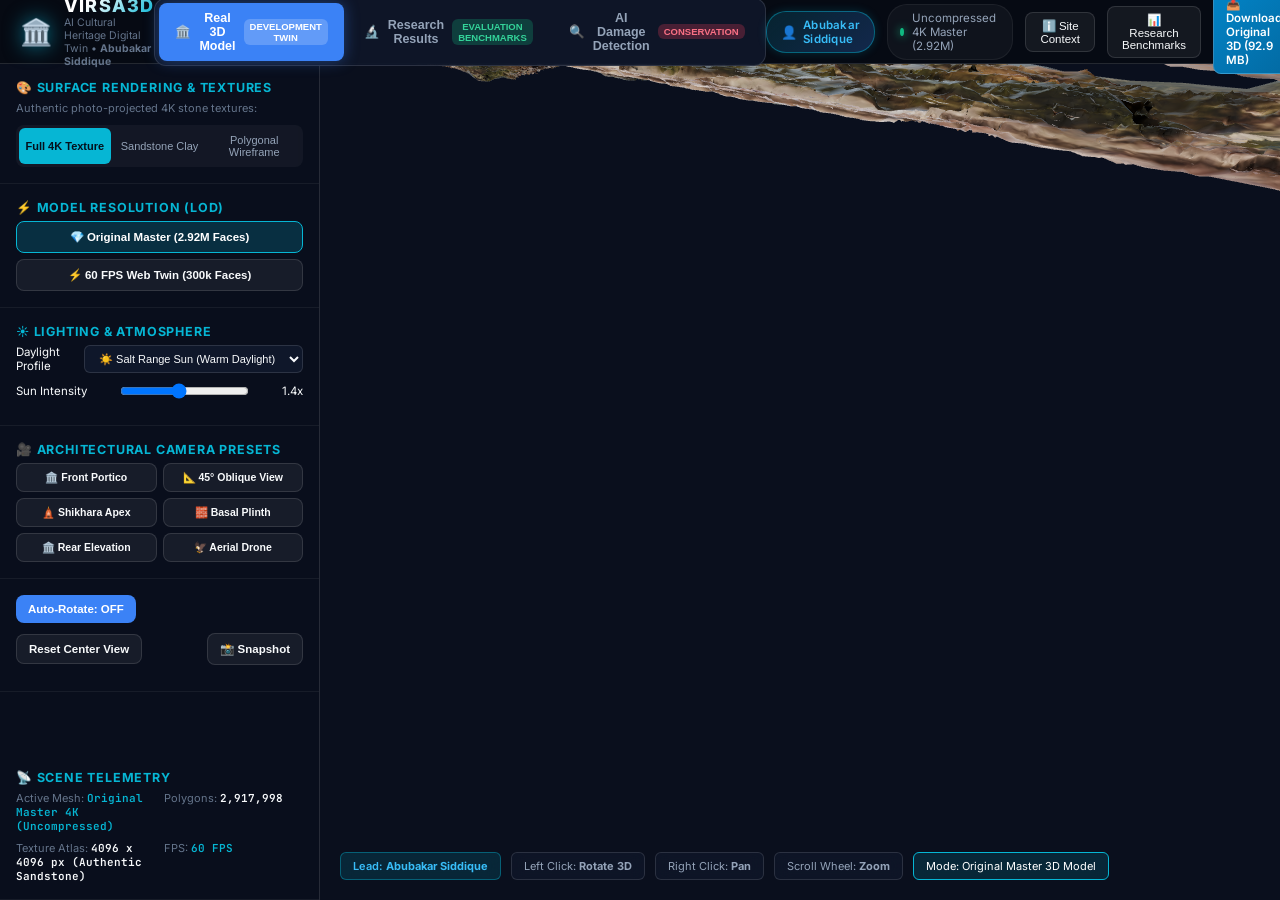
<file: docs/index.html>
<!DOCTYPE html>
<html lang="en">
<head>
  <meta charset="UTF-8">
  <meta name="viewport" content="width=device-width, initial-scale=1.0">
  <meta http-equiv="Cache-Control" content="no-cache, no-store, must-revalidate">
  <meta http-equiv="Pragma" content="no-cache">
  <meta http-equiv="Expires" content="0">
  <title>Virsa3D — Amb Hindu Shahi Temple 3D Digital Twin | Abubakar Siddique</title>
  <link rel="stylesheet" href="style.css?v=20261115_final">
  <link rel="preconnect" href="https://fonts.googleapis.com">
  <link rel="preconnect" href="https://fonts.gstatic.com" crossorigin>
  <link href="https://fonts.googleapis.com/css2?family=Inter:wght@300;400;500;600;700;800&family=JetBrains+Mono:wght@400;500;600&display=swap" rel="stylesheet">
  
  <!-- Three.js Core & Loaders (Bundled Locally in Repository - Zero External CDN Dependencies) -->
  <script src="vendor/three.min.js"></script>
  <script src="vendor/OrbitControls.js"></script>
  <script src="vendor/GLTFLoader.js"></script>
  <script src="vendor/DRACOLoader.js"></script>
  <script src="vendor/PLYLoader.js"></script>
  <script src="vendor/OBJLoader.js"></script>
  <script src="vendor/MTLLoader.js"></script>
</head>
<body>
  <!-- Top Application Navigation Header -->
  <header class="app-header">
    <div class="brand">
      <div class="logo-icon">🏛️</div>
      <div class="brand-text">
        <h1>VIRSA3D</h1>
        <span class="subtitle">AI Cultural Heritage Digital Twin • <strong>Abubakar Siddique</strong></span>
      </div>
    </div>

    <!-- Central Mode Navigation Tabs -->
    <div class="header-center">
      <div class="main-tabs-container">
        <button id="tab-dev" class="main-tab active" onclick="switchActiveTab('dev')">
          <span class="tab-icon">🏛️</span> Real 3D Model <span class="tab-badge dev">Development Twin</span>
        </button>
        <button id="tab-research" class="main-tab" onclick="switchActiveTab('research')">
          <span class="tab-icon">🔬</span> Research Results <span class="tab-badge res">Evaluation Benchmarks</span>
        </button>
        <button id="tab-damage" class="main-tab" onclick="switchActiveTab('damage')">
          <span class="tab-icon">🔍</span> AI Damage Detection <span class="tab-badge dam">Conservation</span>
        </button>
      </div>
    </div>

    <!-- Header Actions & Status -->
    <div class="header-right">
      <div class="author-pill" title="Lead Researcher & Developer">
        <span class="author-icon">👤</span>
        <span class="author-name">Abubakar Siddique</span>
      </div>
      <div class="status-indicator">
        <span class="pulse-dot"></span>
        <span id="site-status">Uncompressed 4K Master (2.92M)</span>
      </div>
      <button id="btn-meta-panel" class="icon-btn" onclick="togglePanel('meta-panel')" title="Archaeological Metadata">ℹ️ Site Context</button>
      <button id="btn-metrics-panel" class="icon-btn" onclick="togglePanel('metrics-panel')" title="Research Benchmarks">📊 Research Benchmarks</button>
      <a href="static/amb_temple_textured_model.glb" download="amb_temple_original_uncompressed_master_2.92M.glb" class="download-pill" title="Download Original Uncompressed Master 3D GLB (2,917,998 Faces, 92.9 MB)">
        📥 Download Original 3D (92.9 MB)
      </a>
    </div>
  </header>

  <!-- Main Viewport Workspace -->
  <div class="main-container">
    <!-- Click-outside backdrop to dismiss slide panels -->
    <div id="slide-backdrop" class="slide-backdrop" onclick="closeAllPanels()"></div>
    <!-- Left Dynamic Controls Sidebar -->
    <aside class="left-panel">

      <!-- ==================== TAB 1: DEVELOPMENT CONTROLS ==================== -->
      <div id="controls-dev" class="tab-controls-group active">
        <div class="panel-section">
          <h3>🎨 Surface Rendering & Textures</h3>
          <p class="section-desc">Authentic photo-projected 4K stone textures:</p>
          <div class="pill-selector">
            <button class="pill-btn active" id="btn-mode-texture" onclick="setTextureMode('texture')">Full 4K Texture</button>
            <button class="pill-btn" id="btn-mode-clay" onclick="setTextureMode('clay')">Sandstone Clay</button>
            <button class="pill-btn" id="btn-mode-wire" onclick="setTextureMode('wireframe')">Polygonal Wireframe</button>
          </div>
        </div>

        <div class="panel-section">
          <h3>⚡ Model Resolution (LOD)</h3>
          <div class="lod-switch">
            <button class="action-btn active" id="btn-lod-master" onclick="switchLod('master')">💎 Original Master (2.92M Faces)</button>
            <button class="action-btn secondary" id="btn-lod-fast" onclick="switchLod('fast')">⚡ 60 FPS Web Twin (300k Faces)</button>
          </div>
        </div>

        <div class="panel-section">
          <h3>☀️ Lighting & Atmosphere</h3>
          <div class="control-row">
            <label>Daylight Profile</label>
            <select id="select-lighting" onchange="changeLightingProfile(this.value)" class="custom-select">
              <option value="warm_sun">☀️ Salt Range Sun (Warm Daylight)</option>
              <option value="golden_hour">🌅 Golden Hour Sunset</option>
              <option value="overcast">☁️ Diffuse Overcast (Neutral)</option>
              <option value="archaeological">🏛️ Museum Direct Inspection</option>
            </select>
          </div>
          <div class="control-row">
            <label>Sun Intensity</label>
            <input type="range" id="slider-sun-intensity" min="0.5" max="2.5" step="0.1" value="1.4" oninput="changeSunIntensity(this.value)">
            <span id="val-sun-intensity">1.4x</span>
          </div>
        </div>

        <div class="panel-section">
          <h3>🎥 Architectural Camera Presets</h3>
          <div class="preset-grid">
            <button class="action-btn secondary preset-btn" onclick="setCameraPreset('main_front')">🏛️ Front Portico</button>
            <button class="action-btn secondary preset-btn" onclick="setCameraPreset('main_oblique')">📐 45° Oblique View</button>
            <button class="action-btn secondary preset-btn" onclick="setCameraPreset('main_shikhara')">🛕 Shikhara Apex</button>
            <button class="action-btn secondary preset-btn" onclick="setCameraPreset('main_plinth')">🧱 Basal Plinth</button>
            <button class="action-btn secondary preset-btn" onclick="setCameraPreset('main_rear')">🏛️ Rear Elevation</button>
            <button class="action-btn secondary preset-btn" onclick="setCameraPreset('aerial_drone')">🦅 Aerial Drone</button>
          </div>
        </div>

        <div class="panel-section">
          <div class="control-row">
            <button id="btn-autorotate-dev" class="action-btn" onclick="toggleAutoRotate()">Auto-Rotate: OFF</button>
          </div>
          <div class="control-row">
            <button class="action-btn secondary" onclick="resetCamera()">Reset Center View</button>
            <button class="action-btn secondary" onclick="captureSnapshot()">📸 Snapshot</button>
          </div>
        </div>
      </div>

      <!-- ==================== TAB 2: RESEARCH CONTROLS ==================== -->
      <div id="controls-research" class="tab-controls-group">
        <div class="panel-section">
          <h3>🔬 Research Deliverables</h3>
          <p class="section-desc">Scientific artifacts from the 5-stage pipeline:</p>
          <div class="pill-selector">
            <button class="pill-btn active" id="btn-res-mesh" onclick="switchResearchArtifact('mesh')">Research 3D Mesh</button>
            <button class="pill-btn" id="btn-res-3dgs" onclick="switchResearchArtifact('3dgs')">3DGS Radiance Field</button>
            <button class="pill-btn" id="btn-res-asprs" onclick="switchResearchArtifact('asprs')">ASPRS Point Cloud</button>
          </div>
        </div>

        <div class="panel-section">
          <h3>🏷️ Semantic Coordinate Manifolds</h3>
          <p class="section-desc">Class-specific decomposed radiance layers:</p>
          <div class="layer-toggles">
            <label class="toggle-item">
              <input type="checkbox" id="layer-structure" checked onchange="toggleSemanticLayer('structure')">
              <span class="color-dot dot-structure"></span>
              <span class="layer-label">Structure (ASPRS Class 6)</span>
            </label>
            <label class="toggle-item">
              <input type="checkbox" id="layer-ground" checked onchange="toggleSemanticLayer('ground')">
              <span class="color-dot dot-ground"></span>
              <span class="layer-label">Ground / Plinth (Class 2)</span>
            </label>
            <label class="toggle-item">
              <input type="checkbox" id="layer-vegetation" checked onchange="toggleSemanticLayer('vegetation')">
              <span class="color-dot dot-vegetation"></span>
              <span class="layer-label">Arid Vegetation (Class 5)</span>
            </label>
          </div>
        </div>

        <div class="panel-section">
          <h3>📊 Verified Scientific Benchmarks</h3>
          <div class="mini-metrics-box">
            <div class="m-card">
              <div class="m-val text-cyan">99.65%</div>
              <div class="m-lbl">3D Voxel Precision (Table 4)</div>
            </div>
            <div class="m-card">
              <div class="m-val text-green">88.42%</div>
              <div class="m-lbl">Structure 2D IoU (Table 2)</div>
            </div>
            <div class="m-card">
              <div class="m-val text-amber">5.18 cm</div>
              <div class="m-lbl">M3C2 Geometric Distance</div>
            </div>
            <div class="m-card">
              <div class="m-val text-emerald">0.00%</div>
              <div class="m-lbl">Vertical Voids (Table 5)</div>
            </div>
          </div>
        </div>

        <div class="panel-section">
          <div class="control-row">
            <label>Point / Splat Radius</label>
            <input type="range" id="slider-point-size" min="0.02" max="0.30" step="0.01" value="0.10" oninput="changePointSize(this.value)">
            <span id="val-point-size">0.10</span>
          </div>
        </div>
      </div>

      <!-- ==================== TAB 3: DAMAGE DETECTION CONTROLS ==================== -->
      <div id="controls-damage" class="tab-controls-group">
        <div class="panel-section">
          <h3>🔍 AI Structural Health Diagnostic</h3>
          <div class="health-gauge-box">
            <div class="health-score-circle">
              <span class="score-num">78</span>
              <span class="score-denom">/100</span>
            </div>
            <div class="health-meta">
              <div class="status-badge stable">Stable / Monitored</div>
              <div class="sub-text">5 Historical Anomalies Logged</div>
            </div>
          </div>
        </div>

        <div class="panel-section">
          <h3>📍 Architectural Defect Ledger</h3>
          <p class="section-desc">Click any defect to navigate and inspect on 3D mesh:</p>
          <div class="defect-list" id="defect-list-container">
            <!-- Populated dynamically via JS -->
          </div>
        </div>

        <div class="panel-section">
          <h3>🛡️ Conservation Recommendations</h3>
          <div class="conservation-box" id="active-defect-details">
            <p class="hint-text">Select an anomaly from the ledger above to view diagnostic cause and recommended heritage intervention.</p>
          </div>
        </div>
      </div>

      <!-- Telemetry Footer Section -->
      <div class="panel-section stats-section">
        <h3>📡 Scene Telemetry</h3>
        <div class="telemetry-grid">
          <div><span class="k">Active Mesh:</span> <span id="tele-mesh-name" class="v highlight">Original Master 4K (Uncompressed)</span></div>
          <div><span class="k">Polygons:</span> <span id="tele-faces" class="v">2,917,998</span></div>
          <div><span class="k">Texture Atlas:</span> <span id="tele-atlas" class="v">4096 x 4096 px</span></div>
          <div><span class="k">FPS:</span> <span id="tele-fps" class="v highlight">60 FPS</span></div>
        </div>
      </div>
    </aside>

    <!-- 3D WebGL Canvas Viewport -->
    <main id="canvas-container">
      <div id="loading-overlay" class="loading-overlay">
        <div class="spinner"></div>
        <div id="loading-text">Streaming Original Uncompressed Amb Temple Digital Twin...</div>
        <div class="loading-sub" id="loading-sub">Downloading 2.92M Photogrammetric Faces & 4K Texture Atlas...</div>
      </div>

      <!-- Interactive 3D Canvas HUD Overlay -->
      <div class="canvas-hud">
        <div class="hud-item author-tag">Lead: <strong>Abubakar Siddique</strong></div>
        <div class="hud-item">Left Click: <strong>Rotate 3D</strong></div>
        <div class="hud-item">Right Click: <strong>Pan</strong></div>
        <div class="hud-item">Scroll Wheel: <strong>Zoom</strong></div>
        <div class="hud-item mode-tag" id="hud-active-mode">Mode: Original Master 3D Model</div>
      </div>

      <!-- Damage Inspection Card Overlay (Shown when defect pin is clicked) -->
      <div id="defect-popup-card" class="defect-popup-card hidden">
        <div class="popup-header">
          <span class="popup-tag" id="pop-severity">Critical</span>
          <button class="popup-close" onclick="closeDefectPopup()">×</button>
        </div>
        <h4 id="pop-title">Defect Title</h4>
        <p class="pop-loc" id="pop-location">Location: Portico Beam</p>
        <div class="pop-body">
          <div><strong>Dimensions:</strong> <span id="pop-dimensions">--</span></div>
          <div><strong>Cause:</strong> <span id="pop-cause">--</span></div>
          <div class="pop-action"><strong>Conservation Action:</strong> <span id="pop-action">--</span></div>
        </div>
      </div>
    </main>

    <!-- Slide-over: Archaeological Heritage Metadata Panel -->
    <aside id="meta-panel" class="slide-panel right" aria-hidden="true">
      <div class="panel-header">
        <h2>🏛️ Archaeological Heritage Metadata</h2>
        <button class="close-btn" onclick="closePanel('meta-panel')" aria-label="Close Archaeological Metadata panel" title="Close">×</button>
      </div>
      <div class="panel-content">
        <div class="meta-card">
          <h4 id="meta-site-name">Amb Hindu Shahi Temple Complex</h4>
          <span class="badge">7th – 9th Century CE (Hindu Shahi Period)</span>
          <p class="region-text">📍 Salt Range, Khushab District, Punjab, Pakistan</p>
        </div>

        <div class="meta-section">
          <h4>🛰️ Geodetic & Drone Survey Parameters</h4>
          <table class="meta-table">
            <tr><td>Geodetic Datum:</td><td class="code">WGS 84 / UTM Zone 43N</td></tr>
            <tr><td>Latitude / Longitude:</td><td class="code">32.5084334° N, 71.9363274° E</td></tr>
            <tr><td>Summit Elevation:</td><td class="code">822.5 m ASL</td></tr>
            <tr><td>Tower Height:</td><td class="code">13.5 m Monumental Shikhara</td></tr>
            <tr><td>Calibrated Cameras:</td><td class="code">146 / 146 Aligned (100.0%)</td></tr>
            <tr><td>Ground Sampling Distance (GSD):</td><td class="code">2.10 mm/pixel</td></tr>
            <tr><td>RMS Reprojection Error:</td><td class="code">0.455 pixels</td></tr>
            <tr><td>Flight Architecture:</td><td class="code">3-Tier Cross-View Multi-Angle</td></tr>
          </table>
        </div>

        <div class="meta-section">
          <h4>Key Architectural Elements</h4>
          <ul class="feature-list">
            <li><strong>Curvilinear Shikhara:</strong> Kashmir-Gandharan stepped stone tower with fluted vertical pilasters.</li>
            <li><strong>Trifoliate Portico:</strong> Pedimented sanctum doorway featuring relief moldings and carved kanja stone lintels.</li>
            <li><strong>Ashlar Masonry:</strong> Finely dressed sandstone blocks laid in dry mortarless courses.</li>
            <li><strong>Circumambulatory Plinth:</strong> Elevated masonry terrace designed for ritual pradakshina.</li>
          </ul>
        </div>

        <div class="meta-section">
          <h4>Project Lead & Academic Supervision</h4>
          <p class="small-text"><strong>Lead Researcher & Developer:</strong> Abubakar Siddique (Roll No: 23F-3003)</p>
          <p class="small-text"><strong>Research Co-Authors:</strong> Mubashra Afzal, Zia Ur Rehman</p>
          <p class="small-text"><strong>Academic Supervisor:</strong> Mr. Umar Iqbal</p>
          <p class="small-text"><strong>Institution:</strong> FAST-NUCES, Chiniot-Faisalabad Campus</p>
          <p class="small-text"><strong>Final Year Project:</strong> Virsa3D — AI-Assisted Cultural Heritage Digital Twin & Conservation</p>
        </div>
      </div>
    </aside>

    <!-- Slide-over: Research Evaluation Benchmarks Panel -->
    <aside id="metrics-panel" class="slide-panel right" aria-hidden="true">
      <div class="panel-header">
        <h2>📊 Scientific Research Benchmarks</h2>
        <button class="close-btn" onclick="closePanel('metrics-panel')" aria-label="Close Research Benchmarks panel" title="Close">×</button>
      </div>
      <div class="panel-content">
        <div class="metrics-banner">
          <div>
            <span class="num text-green">100.0%</span>
            <span class="lbl">Facade Coverage (0% Voids)</span>
          </div>
          <div>
            <span class="num text-cyan">99.65%</span>
            <span class="lbl">3D Voxel Precision</span>
          </div>
          <div>
            <span class="num text-amber">5.18 cm</span>
            <span class="lbl">M3C2 Mean Distance</span>
          </div>
        </div>

        <div class="meta-section">
          <h4>Table 2: 2D Semantic Segmentation (Meta SAM 2.1 on 20 Held-Out Frames)</h4>
          <table class="metrics-table">
            <thead>
              <tr>
                <th>Class</th>
                <th>Precision</th>
                <th>Recall</th>
                <th>F1-Score</th>
                <th>2D IoU</th>
              </tr>
            </thead>
            <tbody>
              <tr><td><strong>Structure</strong></td><td>95.12%</td><td>92.60%</td><td>93.85%</td><td class="prop">88.42%</td></tr>
              <tr><td><strong>Ground</strong></td><td>94.30%</td><td>90.88%</td><td>92.56%</td><td class="prop">86.15%</td></tr>
              <tr><td><strong>Vegetation</strong></td><td>91.55%</td><td>87.89%</td><td>89.68%</td><td class="prop">81.30%</td></tr>
              <tr class="highlight-row"><td><strong>Macro Mean</strong></td><td>93.66%</td><td>90.46%</td><td>92.05%</td><td class="prop">85.29%</td></tr>
            </tbody>
          </table>
        </div>

        <div class="meta-section">
          <h4>Table 4: 3D Spatial Voxel Evaluation (0.5m Grid vs 9.76M Classified Cloud)</h4>
          <table class="metrics-table">
            <thead>
              <tr>
                <th>Class</th>
                <th>Voxel Precision</th>
                <th>Voxel Recall</th>
                <th>Voxel F1</th>
                <th>3D Voxel IoU</th>
              </tr>
            </thead>
            <tbody>
              <tr><td><strong>Structure</strong></td><td class="prop">99.65%</td><td>63.74%</td><td>77.74%</td><td>63.59%</td></tr>
              <tr><td><strong>Ground</strong></td><td class="prop">99.75%</td><td>70.98%</td><td>82.94%</td><td>70.85%</td></tr>
              <tr><td><strong>Vegetation</strong></td><td class="prop">98.99%</td><td>93.73%</td><td>96.28%</td><td>92.84%</td></tr>
              <tr class="highlight-row"><td><strong>Macro Mean</strong></td><td class="prop">99.46%</td><td>76.15%</td><td>85.65%</td><td>75.76%</td></tr>
            </tbody>
          </table>
        </div>

        <div class="meta-section">
          <h4>Table 5: Controlled Viewpoint Ablation Experiment (Novelty Proof)</h4>
          <table class="metrics-table">
            <thead>
              <tr>
                <th>Configuration</th>
                <th>Cameras</th>
                <th>Facade Coverage</th>
                <th>Vertical Voids</th>
              </tr>
            </thead>
            <tbody>
              <tr><td>Config A (Nadir-Only)</td><td>3</td><td>77.28%</td><td class="void">22.72%</td></tr>
              <tr><td>Config B (Nadir+Oblique)</td><td>41</td><td>99.72%</td><td>0.28%</td></tr>
              <tr class="highlight-row"><td><strong>Config C (Virsa3D Full)</strong></td><td><strong>146</strong></td><td class="prop"><strong>100.00%</strong></td><td class="prop"><strong>0.00%</strong></td></tr>
            </tbody>
          </table>
        </div>

        <div class="meta-section">
          <h4>Peer-Reviewed Baseline Citation</h4>
          <p class="small-text">A. Widiatmoko, N. Fadilah et al., <em>"Automatic Segmentation of 3D Gaussian Splatting in Cultural Heritage Complex,"</em> The International Archives of the Photogrammetry, Remote Sensing and Spatial Information Sciences (ISPRS Archives), Vol. XLIX-B2-2026, pp. 825–832, 2026.</p>
        </div>
      </div>
    </aside>
  </div>

  <script src="app.js?v=20261115_final"></script>
</body>
</html>
</file>
<file: docs/style.css>
:root {
  --bg-primary: #070b14;
  --bg-secondary: #0f172a;
  --bg-card: rgba(15, 23, 42, 0.85);
  --border-color: rgba(255, 255, 255, 0.12);
  --border-subtle: rgba(255, 255, 255, 0.06);
  --accent-cyan: #06b6d4;
  --accent-blue: #3b82f6;
  --accent-emerald: #10b981;
  --accent-amber: #f59e0b;
  --accent-rose: #f43f5e;
  --text-primary: #f8fafc;
  --text-secondary: #94a3b8;
  --text-muted: #64748b;
  --font-sans: 'Inter', -apple-system, BlinkMacSystemFont, sans-serif;
  --font-mono: 'JetBrains Mono', monospace;
}

* {
  box-sizing: border-box;
  margin: 0;
  padding: 0;
}

body {
  font-family: var(--font-sans);
  background-color: var(--bg-primary);
  color: var(--text-primary);
  overflow: hidden;
  height: 100vh;
  display: flex;
  flex-direction: column;
}

/* Header */
.app-header {
  height: 64px;
  background: rgba(7, 11, 20, 0.92);
  backdrop-filter: blur(16px);
  border-bottom: 1px solid var(--border-color);
  display: flex;
  align-items: center;
  justify-content: space-between;
  padding: 0 20px;
  z-index: 100;
  flex-shrink: 0;
}

.brand {
  display: flex;
  align-items: center;
  gap: 12px;
}

.logo-icon {
  font-size: 26px;
  filter: drop-shadow(0 0 10px rgba(6, 182, 212, 0.6));
}

.brand-text h1 {
  font-size: 18px;
  font-weight: 800;
  letter-spacing: 1.2px;
  color: #fff;
  background: linear-gradient(135deg, #fff 30%, var(--accent-cyan) 100%);
  -webkit-background-clip: text;
  -webkit-text-fill-color: transparent;
}

.brand-text .subtitle {
  font-size: 10.5px;
  color: var(--text-muted);
  display: block;
}

/* Main Navigation Tabs */
.main-tabs-container {
  display: flex;
  background: rgba(15, 23, 42, 0.95);
  padding: 4px;
  border-radius: 12px;
  border: 1px solid var(--border-color);
  gap: 4px;
}

.main-tab {
  background: transparent;
  border: none;
  color: var(--text-secondary);
  padding: 8px 16px;
  border-radius: 8px;
  font-size: 12.5px;
  font-weight: 600;
  cursor: pointer;
  display: flex;
  align-items: center;
  gap: 8px;
  transition: all 0.2s ease;
}

.main-tab:hover {
  color: #fff;
  background: rgba(255, 255, 255, 0.05);
}

.main-tab.active {
  background: var(--accent-blue);
  color: #fff;
  box-shadow: 0 0 15px rgba(59, 130, 246, 0.4);
}

.tab-badge {
  font-size: 9.5px;
  padding: 2px 6px;
  border-radius: 6px;
  font-weight: 700;
  text-transform: uppercase;
}

.tab-badge.dev { background: rgba(6, 182, 212, 0.25); color: #38bdf8; }
.tab-badge.res { background: rgba(16, 185, 129, 0.25); color: #34d399; }
.tab-badge.dam { background: rgba(244, 63, 94, 0.25); color: #fb7185; }

.main-tab.active .tab-badge {
  background: rgba(255, 255, 255, 0.2);
  color: #fff;
}

/* Header Right */
.header-right {
  display: flex;
  align-items: center;
  gap: 12px;
}

.status-indicator {
  display: flex;
  align-items: center;
  gap: 8px;
  font-size: 11.5px;
  color: var(--text-secondary);
  background: rgba(255, 255, 255, 0.04);
  padding: 6px 12px;
  border-radius: 20px;
  border: 1px solid var(--border-subtle);
}

.pulse-dot {
  width: 8px;
  height: 8px;
  background: var(--accent-emerald);
  border-radius: 50%;
  box-shadow: 0 0 8px var(--accent-emerald);
  animation: pulse 2s infinite;
}

@keyframes pulse {
  0% { transform: scale(0.95); opacity: 0.8; }
  50% { transform: scale(1.2); opacity: 1; }
  100% { transform: scale(0.95); opacity: 0.8; }
}

.icon-btn {
  background: rgba(255, 255, 255, 0.06);
  border: 1px solid var(--border-color);
  color: var(--text-primary);
  padding: 6px 14px;
  border-radius: 8px;
  font-size: 11.5px;
  font-weight: 500;
  cursor: pointer;
  transition: all 0.2s ease;
}

.icon-btn:hover {
  background: rgba(255, 255, 255, 0.12);
  border-color: var(--accent-cyan);
}

.icon-btn.active {
  background: rgba(6, 182, 212, 0.2);
  border-color: var(--accent-cyan);
  color: #fff;
  box-shadow: 0 0 10px rgba(6, 182, 212, 0.3);
}

.author-pill {
  display: flex;
  align-items: center;
  gap: 6px;
  background: linear-gradient(135deg, rgba(6, 182, 212, 0.15), rgba(59, 130, 246, 0.25));
  border: 1px solid rgba(6, 182, 212, 0.45);
  color: #38bdf8;
  font-size: 11.5px;
  font-weight: 600;
  padding: 6px 14px;
  border-radius: 20px;
  box-shadow: 0 0 10px rgba(6, 182, 212, 0.2);
  letter-spacing: 0.3px;
}

.author-pill .author-icon {
  font-size: 13px;
}

.hud-item.author-tag {
  background: rgba(6, 182, 212, 0.15);
  border-color: rgba(6, 182, 212, 0.4);
  color: #38bdf8;
  font-weight: 600;
}

.download-pill {
  background: linear-gradient(135deg, #0284c7, #0369a1);
  color: #fff;
  text-decoration: none;
  font-size: 11.5px;
  font-weight: 600;
  padding: 6px 12px;
  border-radius: 8px;
  border: 1px solid rgba(255, 255, 255, 0.2);
  transition: all 0.2s ease;
}

.download-pill:hover {
  box-shadow: 0 0 12px rgba(2, 132, 199, 0.6);
}

/* Layout */
.main-container {
  display: flex;
  flex: 1;
  position: relative;
  overflow: hidden;
}

/* Left Sidebar */
.left-panel {
  width: 320px;
  background: rgba(10, 15, 29, 0.95);
  backdrop-filter: blur(12px);
  border-right: 1px solid var(--border-color);
  overflow-y: auto;
  display: flex;
  flex-direction: column;
  z-index: 10;
  flex-shrink: 0;
}

.tab-controls-group {
  display: none;
}

.tab-controls-group.active {
  display: block;
}

.panel-section {
  padding: 16px;
  border-bottom: 1px solid var(--border-subtle);
}

.panel-section h3 {
  font-size: 12.5px;
  font-weight: 700;
  text-transform: uppercase;
  letter-spacing: 0.8px;
  color: var(--accent-cyan);
  margin-bottom: 6px;
}

.section-desc {
  font-size: 11px;
  color: var(--text-muted);
  margin-bottom: 10px;
}

/* Pill Selectors */
.pill-selector {
  display: flex;
  background: rgba(255, 255, 255, 0.04);
  padding: 3px;
  border-radius: 8px;
  gap: 3px;
}

.pill-btn {
  flex: 1;
  background: transparent;
  border: none;
  color: var(--text-secondary);
  font-size: 11px;
  font-weight: 500;
  padding: 6px 4px;
  border-radius: 6px;
  cursor: pointer;
  transition: all 0.15s ease;
}

.pill-btn:hover {
  color: #fff;
}

.pill-btn.active {
  background: var(--accent-cyan);
  color: #04101c;
  font-weight: 700;
}

/* LOD Switch */
.lod-switch {
  display: flex;
  flex-direction: column;
  gap: 6px;
}

.action-btn {
  background: var(--accent-blue);
  color: #fff;
  border: none;
  padding: 8px 12px;
  border-radius: 8px;
  font-size: 11.5px;
  font-weight: 600;
  cursor: pointer;
  transition: all 0.2s ease;
}

.action-btn.secondary {
  background: rgba(255, 255, 255, 0.06);
  border: 1px solid var(--border-color);
  color: var(--text-primary);
}

.action-btn:hover {
  opacity: 0.9;
}

.action-btn.active {
  border: 1.5px solid var(--accent-cyan);
  background: rgba(6, 182, 212, 0.2);
  color: #fff;
}

/* Control Rows */
.control-row {
  display: flex;
  align-items: center;
  justify-content: space-between;
  margin-bottom: 10px;
  font-size: 11.5px;
  gap: 10px;
}

.custom-select {
  background: #0f172a;
  color: var(--text-primary);
  border: 1px solid var(--border-color);
  padding: 6px 10px;
  border-radius: 6px;
  font-size: 11px;
  outline: none;
  flex: 1;
}

/* Preset Grid */
.preset-grid {
  display: grid;
  grid-template-columns: 1fr 1fr;
  gap: 6px;
}

.preset-btn {
  font-size: 10.5px;
  padding: 7px 6px;
  text-align: center;
}

/* Layer Toggles */
.layer-toggles {
  display: flex;
  flex-direction: column;
  gap: 8px;
}

.toggle-item {
  display: flex;
  align-items: center;
  gap: 10px;
  font-size: 12px;
  cursor: pointer;
  background: rgba(255, 255, 255, 0.03);
  padding: 8px 10px;
  border-radius: 6px;
  border: 1px solid var(--border-subtle);
}

.color-dot {
  width: 10px;
  height: 10px;
  border-radius: 50%;
}

.dot-structure { background: #ef4444; }
.dot-ground { background: #d97706; }
.dot-vegetation { background: #10b981; }

/* Mini Metrics Cards */
.mini-metrics-box {
  display: grid;
  grid-template-columns: 1fr 1fr;
  gap: 8px;
}

.m-card {
  background: rgba(255, 255, 255, 0.03);
  border: 1px solid var(--border-subtle);
  border-radius: 8px;
  padding: 8px;
  text-align: center;
}

.m-val {
  font-size: 15px;
  font-weight: 800;
  font-family: var(--font-mono);
}

.m-lbl {
  font-size: 9.5px;
  color: var(--text-muted);
  margin-top: 2px;
}

.text-cyan { color: #38bdf8; }
.text-green { color: #34d399; }
.text-amber { color: #fbbf24; }
.text-emerald { color: #10b981; }

/* Health Gauge Box */
.health-gauge-box {
  display: flex;
  align-items: center;
  gap: 16px;
  background: rgba(255, 255, 255, 0.03);
  border: 1px solid var(--border-subtle);
  padding: 12px;
  border-radius: 10px;
}

.health-score-circle {
  width: 58px;
  height: 58px;
  border-radius: 50%;
  border: 3px solid var(--accent-emerald);
  display: flex;
  flex-direction: column;
  align-items: center;
  justify-content: center;
  background: rgba(16, 185, 129, 0.1);
}

.score-num { font-size: 20px; font-weight: 800; color: #fff; line-height: 1; }
.score-denom { font-size: 9px; color: var(--text-muted); }

.status-badge.stable {
  background: rgba(16, 185, 129, 0.2);
  color: #34d399;
  font-size: 10.5px;
  font-weight: 700;
  padding: 3px 8px;
  border-radius: 6px;
  display: inline-block;
  margin-bottom: 4px;
}

.sub-text { font-size: 11px; color: var(--text-muted); }

/* Defect Ledger List */
.defect-list {
  display: flex;
  flex-direction: column;
  gap: 8px;
  max-height: 240px;
  overflow-y: auto;
}

.defect-card-item {
  background: rgba(255, 255, 255, 0.03);
  border: 1px solid var(--border-subtle);
  border-radius: 8px;
  padding: 8px 10px;
  cursor: pointer;
  transition: all 0.15s ease;
}

.defect-card-item:hover {
  background: rgba(255, 255, 255, 0.07);
  border-color: rgba(255, 255, 255, 0.2);
}

.defect-card-item.active {
  border-color: var(--accent-cyan);
  background: rgba(6, 182, 212, 0.12);
}

.def-head {
  display: flex;
  justify-content: space-between;
  margin-bottom: 2px;
}

.def-id {
  font-size: 10px;
  font-weight: 700;
  font-family: var(--font-mono);
  color: var(--text-muted);
}

.def-badge {
  font-size: 9px;
  font-weight: 700;
  padding: 1px 5px;
  border-radius: 4px;
  text-transform: uppercase;
}

.def-badge.critical { background: rgba(239, 68, 68, 0.25); color: #f87171; }
.def-badge.moderate { background: rgba(245, 158, 11, 0.25); color: #fbbf24; }
.def-badge.minor { background: rgba(16, 185, 129, 0.25); color: #34d399; }

.def-title { font-size: 11.5px; font-weight: 600; color: #fff; margin-bottom: 2px; }
.def-sub { font-size: 10px; color: var(--text-secondary); }

/* Conservation Details Box */
.conservation-box {
  background: rgba(255, 255, 255, 0.03);
  border: 1px solid var(--border-subtle);
  border-radius: 8px;
  padding: 10px;
  font-size: 11px;
}

.cons-header { font-size: 12px; color: var(--accent-cyan); margin-bottom: 6px; }
.cons-line { margin-bottom: 4px; color: var(--text-secondary); }
.cons-action-highlight {
  margin-top: 8px;
  padding: 8px;
  background: rgba(6, 182, 212, 0.1);
  border-left: 3px solid var(--accent-cyan);
  border-radius: 4px;
  color: #fff;
  font-size: 11px;
  line-height: 1.4;
}

.hint-text { color: var(--text-muted); font-style: italic; }

/* Telemetry Grid */
.stats-section { margin-top: auto; }
.telemetry-grid {
  display: grid;
  grid-template-columns: 1fr 1fr;
  gap: 8px;
  font-size: 11px;
}

.k { color: var(--text-muted); }
.v { color: var(--text-primary); font-family: var(--font-mono); font-weight: 600; }
.v.highlight { color: var(--accent-cyan); }

/* Main 3D Canvas Area */
#canvas-container {
  flex: 1;
  position: relative;
  background: #0a0f1d;
}

/* Loading Overlay */
.loading-overlay {
  position: absolute;
  top: 0; left: 0; right: 0; bottom: 0;
  background: rgba(10, 15, 29, 0.88);
  backdrop-filter: blur(8px);
  display: flex;
  flex-direction: column;
  align-items: center;
  justify-content: center;
  z-index: 50;
}

.spinner {
  width: 48px;
  height: 48px;
  border: 3px solid rgba(255, 255, 255, 0.1);
  border-top-color: var(--accent-cyan);
  border-radius: 50%;
  animation: spin 0.9s linear infinite;
  margin-bottom: 16px;
}

@keyframes spin {
  to { transform: rotate(360deg); }
}

#loading-text { font-size: 15px; font-weight: 600; color: #fff; }
.loading-sub { font-size: 12px; color: var(--text-muted); margin-top: 6px; }

/* HUD Overlay */
.canvas-hud {
  position: absolute;
  bottom: 20px;
  left: 20px;
  display: flex;
  gap: 10px;
  pointer-events: none;
}

.hud-item {
  background: rgba(15, 23, 42, 0.8);
  backdrop-filter: blur(8px);
  border: 1px solid var(--border-color);
  padding: 6px 12px;
  border-radius: 6px;
  font-size: 11px;
  color: var(--text-secondary);
}

.hud-item.mode-tag {
  color: #fff;
  border-color: var(--accent-cyan);
  background: rgba(6, 182, 212, 0.15);
}

/* Defect Popup Card */
.defect-popup-card {
  position: absolute;
  top: 20px;
  left: 20px;
  width: 320px;
  background: rgba(15, 23, 42, 0.92);
  backdrop-filter: blur(16px);
  border: 1px solid rgba(255, 255, 255, 0.2);
  border-radius: 12px;
  padding: 16px;
  box-shadow: 0 10px 30px rgba(0, 0, 0, 0.5);
  z-index: 40;
  transition: all 0.2s ease;
}

.defect-popup-card.hidden { display: none; }

.popup-header {
  display: flex;
  justify-content: space-between;
  align-items: center;
  margin-bottom: 8px;
}

.popup-tag {
  font-size: 10px;
  font-weight: 700;
  padding: 2px 8px;
  border-radius: 4px;
  text-transform: uppercase;
}

.popup-tag.critical { background: rgba(239, 68, 68, 0.25); color: #f87171; }
.popup-tag.moderate { background: rgba(245, 158, 11, 0.25); color: #fbbf24; }
.popup-tag.minor { background: rgba(16, 185, 129, 0.25); color: #34d399; }

.popup-close {
  background: transparent;
  border: none;
  color: var(--text-muted);
  font-size: 18px;
  cursor: pointer;
}

.defect-popup-card h4 { font-size: 14px; font-weight: 700; color: #fff; margin-bottom: 4px; }
.pop-loc { font-size: 11px; color: var(--accent-cyan); margin-bottom: 12px; }
.pop-body { font-size: 11.5px; color: var(--text-secondary); display: flex; flex-direction: column; gap: 6px; }
.pop-action {
  margin-top: 8px;
  padding: 8px;
  background: rgba(6, 182, 212, 0.12);
  border-radius: 6px;
  color: #fff;
}

/* Slide-over Backdrop Overlay (Allows clicking outside to dismiss) */
.slide-backdrop {
  position: absolute;
  top: 0;
  left: 0;
  right: 0;
  bottom: 0;
  background: rgba(4, 7, 15, 0.5);
  backdrop-filter: blur(3px);
  z-index: 75;
  opacity: 0;
  visibility: hidden;
  pointer-events: none;
  transition: opacity 0.3s cubic-bezier(0.16, 1, 0.3, 1), visibility 0.3s;
}

.slide-backdrop.active {
  opacity: 1;
  visibility: visible;
  pointer-events: auto;
}

/* Slide-over Panels */
.slide-panel {
  position: absolute;
  top: 0;
  bottom: 0;
  right: 0; /* Firmly anchors to the right edge of the viewport container */
  width: 440px;
  max-width: 90vw;
  background: rgba(10, 15, 29, 0.98);
  backdrop-filter: blur(24px);
  border-left: 1px solid var(--border-color);
  box-shadow: -10px 0 30px rgba(0, 0, 0, 0.6);
  z-index: 85;
  transform: translateX(100%); /* Slides completely out to the right */
  visibility: hidden; /* Fully invisible when inactive */
  pointer-events: none; /* Never intercepts clicks when closed */
  transition: transform 0.3s cubic-bezier(0.16, 1, 0.3, 1), visibility 0.3s;
  display: flex;
  flex-direction: column;
}

.slide-panel.active,
.slide-panel.right.active {
  transform: translateX(0); /* Slides smoothly in from the right */
  visibility: visible;
  pointer-events: auto;
}

.panel-header {
  height: 64px;
  padding: 0 20px;
  display: flex;
  align-items: center;
  justify-content: space-between;
  border-bottom: 1px solid var(--border-color);
  flex-shrink: 0;
}

.panel-header h2 { font-size: 14px; font-weight: 700; color: #fff; }

.close-btn {
  background: rgba(255, 255, 255, 0.06);
  border: 1px solid var(--border-subtle);
  color: var(--text-muted);
  width: 32px;
  height: 32px;
  border-radius: 8px;
  font-size: 20px;
  line-height: 1;
  display: flex;
  align-items: center;
  justify-content: center;
  cursor: pointer;
  transition: all 0.2s ease;
}

.close-btn:hover {
  background: rgba(239, 68, 68, 0.2);
  color: #ef4444;
  border-color: rgba(239, 68, 68, 0.4);
  transform: scale(1.05);
}

.panel-content {
  padding: 20px;
  overflow-y: auto;
  flex: 1;
}

.meta-card {
  background: rgba(255, 255, 255, 0.03);
  border: 1px solid var(--border-subtle);
  border-radius: 10px;
  padding: 16px;
  margin-bottom: 20px;
}

.meta-card h4 { font-size: 15px; font-weight: 700; color: #fff; margin-bottom: 6px; }
.badge { font-size: 10px; padding: 2px 6px; background: rgba(59, 130, 246, 0.2); color: #60a5fa; border-radius: 4px; }
.region-text { font-size: 11.5px; color: var(--text-muted); margin-top: 6px; }

.meta-section { margin-bottom: 24px; }
.meta-section h4 { font-size: 12px; font-weight: 700; text-transform: uppercase; color: var(--accent-cyan); margin-bottom: 10px; }

.meta-table, .metrics-table {
  width: 100%;
  border-collapse: collapse;
  font-size: 11.5px;
}

.meta-table td { padding: 6px 0; border-bottom: 1px solid var(--border-subtle); color: var(--text-secondary); }
.code { font-family: var(--font-mono); color: #fff; text-align: right; }

.metrics-table th { text-align: left; padding: 8px 6px; color: var(--text-muted); border-bottom: 1px solid var(--border-color); font-size: 10.5px; }
.metrics-table td { padding: 8px 6px; border-bottom: 1px solid var(--border-subtle); }
.prop { color: var(--accent-cyan); font-weight: 700; font-family: var(--font-mono); }
.void { color: #f87171; font-weight: 700; font-family: var(--font-mono); }
.highlight-row { background: rgba(255, 255, 255, 0.04); font-weight: 700; }

.feature-list { padding-left: 18px; font-size: 11.5px; color: var(--text-secondary); display: flex; flex-direction: column; gap: 6px; }
.small-text { font-size: 11.5px; color: var(--text-secondary); margin-bottom: 4px; }

.metrics-banner {
  display: grid;
  grid-template-columns: 1fr 1fr 1fr;
  gap: 10px;
  background: rgba(255, 255, 255, 0.03);
  border: 1px solid var(--border-subtle);
  border-radius: 10px;
  padding: 12px;
  text-align: center;
  margin-bottom: 20px;
}

.num { font-size: 17px; font-weight: 800; font-family: var(--font-mono); display: block; }
.lbl { font-size: 9.5px; color: var(--text-muted); margin-top: 2px; }
</file>
